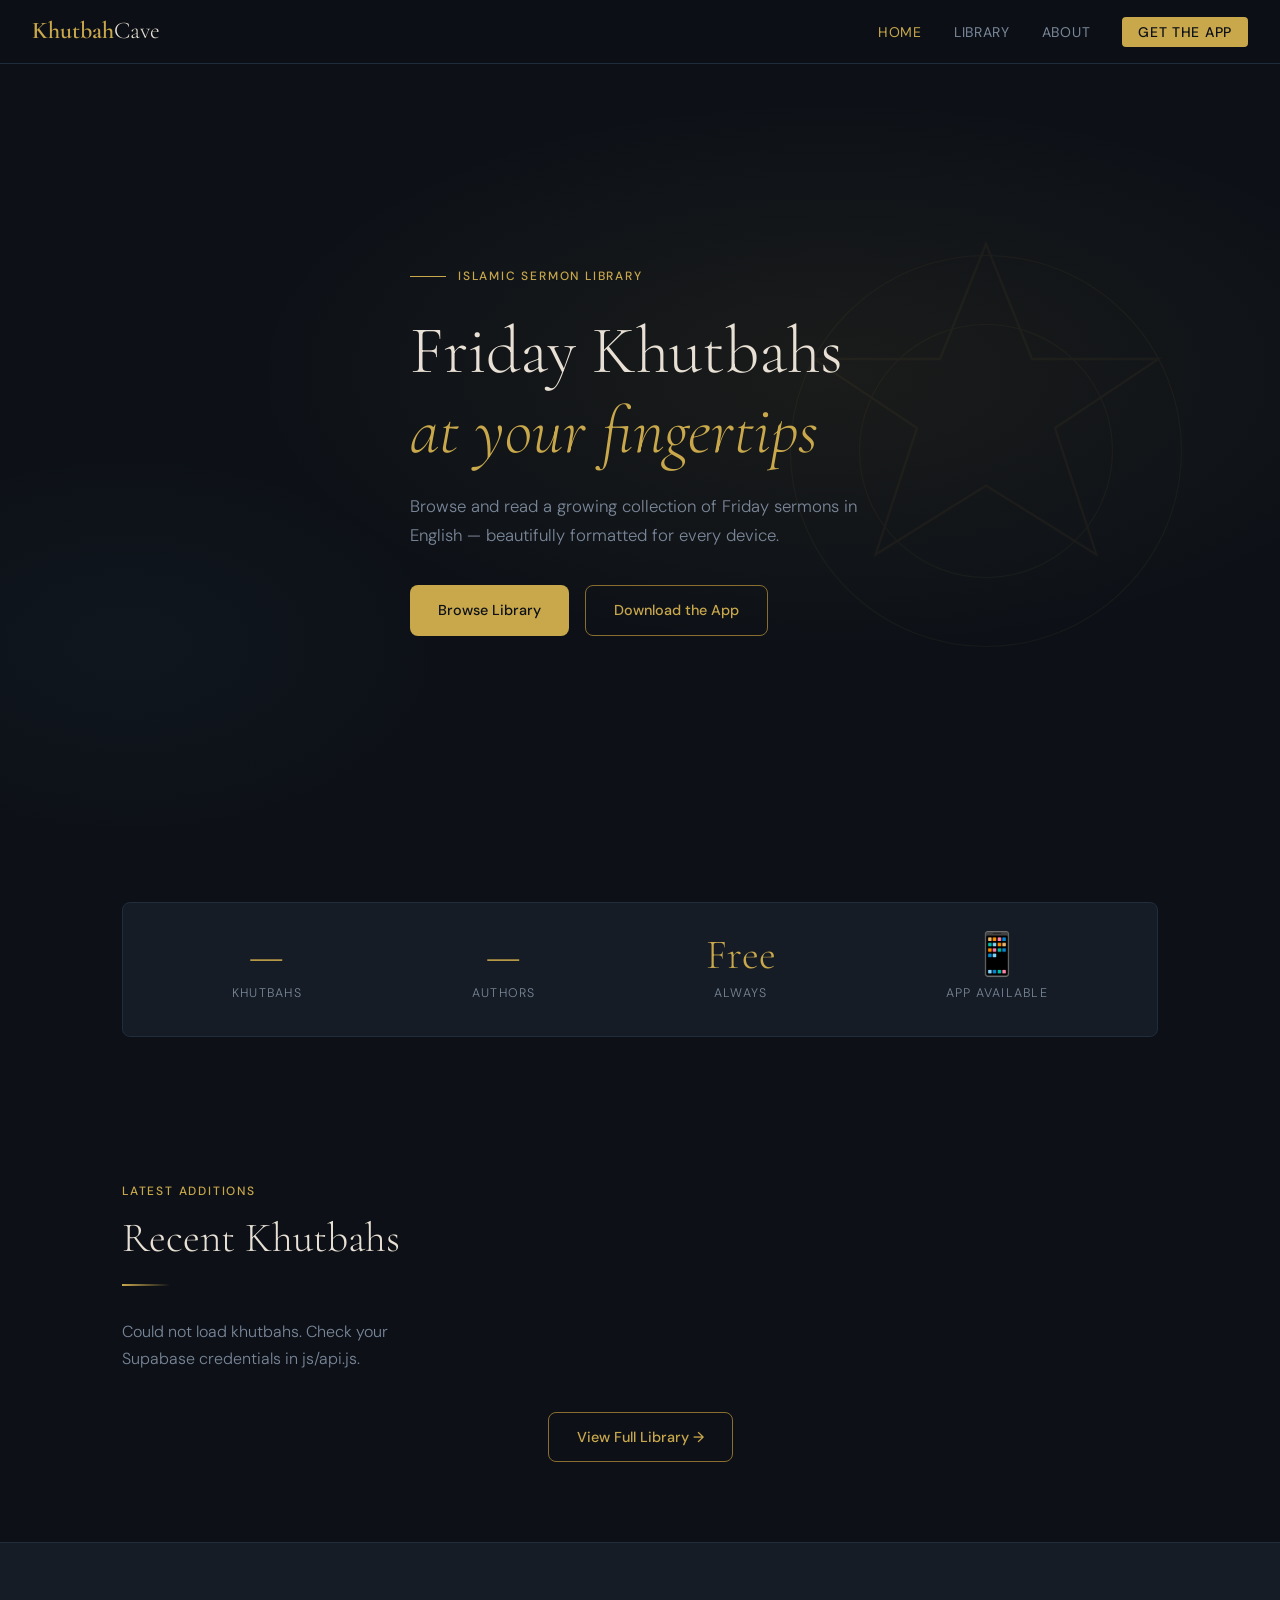
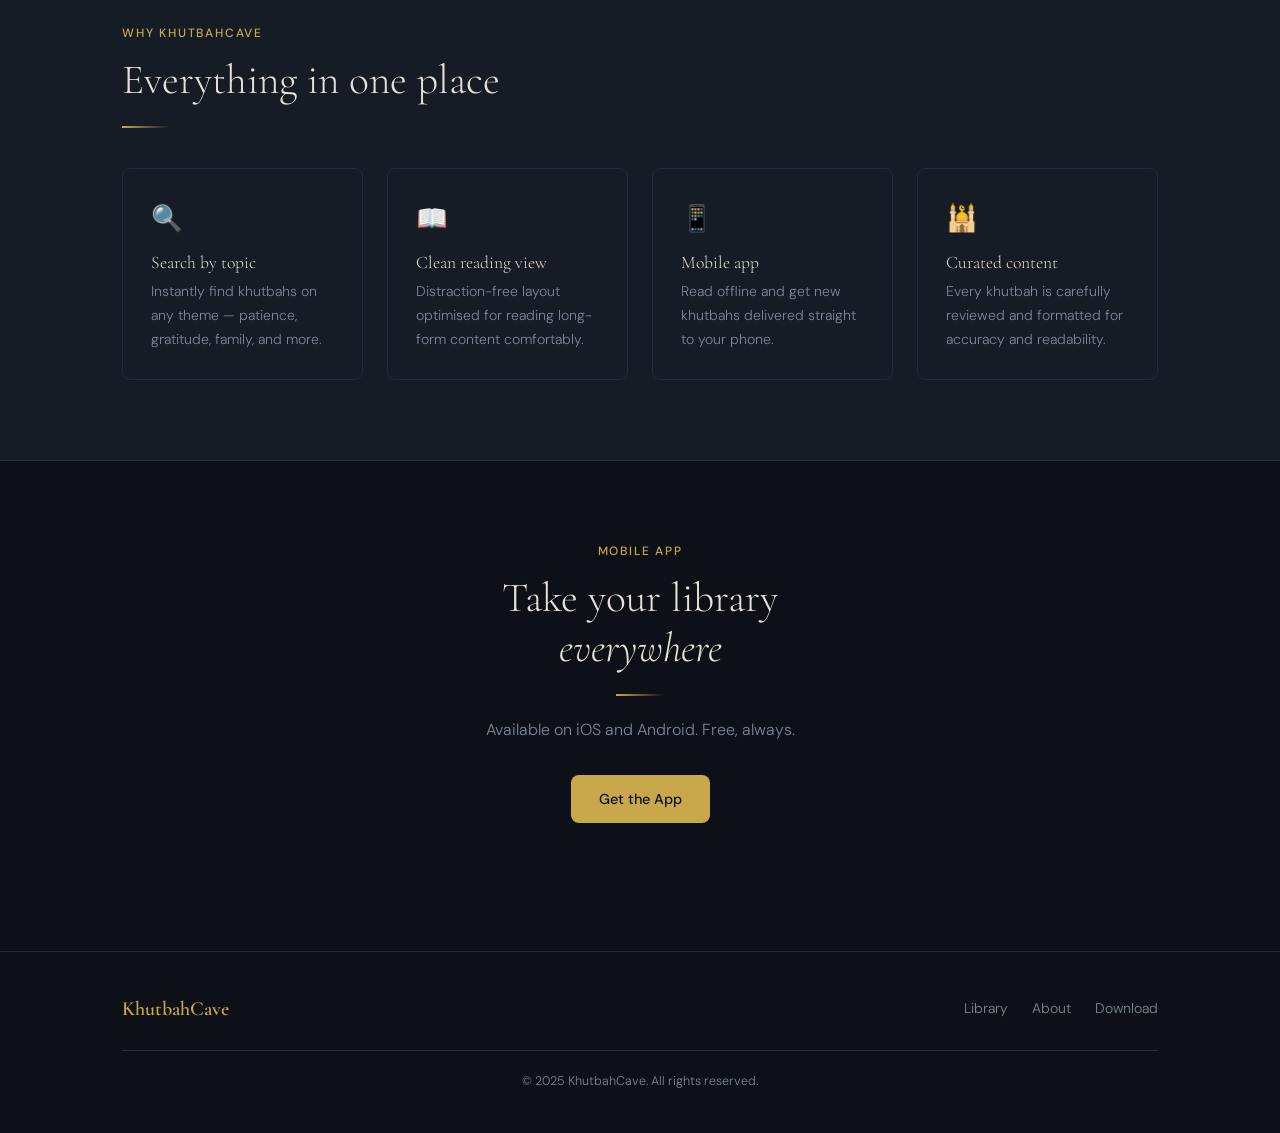
<file: index.html>
<!DOCTYPE html>
<html lang="en">
<head>
  <meta charset="UTF-8"/>
  <meta name="viewport" content="width=device-width, initial-scale=1.0"/>
  <title>KhutbahCave — Friday Sermon Library</title>
  <meta name="description" content="A curated library of Friday khutbahs in English. Search, browse, and read on any device."/>
  <link rel="stylesheet" href="css/style.css"/>
  <style>
    .hero {
      min-height: 86vh; display: flex; align-items: center;
      position: relative; overflow: hidden;
    }
    .hero-bg {
      position: absolute; inset: 0;
      background: radial-gradient(ellipse 70% 55% at 65% 40%, rgba(201,168,76,0.07) 0%, transparent 65%),
                  radial-gradient(ellipse 45% 45% at 10% 75%, rgba(58,124,165,0.05) 0%, transparent 55%);
    }
    /* geometric star pattern */
    .hero-geo {
      position: absolute; right: 5%; top: 50%; transform: translateY(-50%);
      width: 460px; height: 460px; opacity: 0.05; pointer-events: none;
    }
    .hero-content { position: relative; z-index: 2; max-width: 620px; }
    .hero-eyebrow { display: flex; align-items: center; gap: 0.75rem; margin-bottom: 1.5rem; }
    .hero-line    { width: 36px; height: 1px; background: var(--gold); }
    .hero h1      { margin-bottom: 1.25rem; }
    .hero h1 em   { font-style: italic; color: var(--gold); }
    .hero-desc    { font-size: 1.05rem; color: var(--muted); max-width: 460px; margin-bottom: 2.25rem; }
    .hero-actions { display: flex; gap: 1rem; flex-wrap: wrap; }

    .stats-bar {
      background: var(--surface); border: 1px solid var(--border);
      border-radius: var(--radius); padding: 2rem 2.5rem;
      display: flex; justify-content: space-around; flex-wrap: wrap; gap: 2rem;
      margin: 4rem 0;
    }
    .stat { text-align: center; }
    .stat-num {
      font-family: 'Cormorant Garamond', serif;
      font-size: 2.6rem; font-weight: 300; color: var(--gold); line-height: 1;
    }
    .stat-label { font-size: 0.78rem; text-transform: uppercase; letter-spacing: 0.1em; color: var(--muted); margin-top: 0.4rem; }

    .khutbah-card { text-decoration: none; display: block; }
    .khutbah-card h3 { font-family: 'Cormorant Garamond', serif; font-size: 1.2rem; font-weight: 400; margin-bottom: 0.35rem; color: var(--text); transition: color 0.2s; }
    .khutbah-card:hover h3 { color: var(--gold); }
    .khutbah-author { font-size: 0.83rem; color: var(--muted); }
    .khutbah-arrow { margin-top: 0.9rem; font-size: 0.8rem; color: var(--gold); opacity: 0; transition: opacity 0.2s; }
    .khutbah-card:hover .khutbah-arrow { opacity: 1; }

    .features-grid { display: grid; grid-template-columns: repeat(auto-fill, minmax(220px, 1fr)); gap: 1.5rem; margin-top: 2.5rem; }
    .feature-icon { font-size: 1.6rem; margin-bottom: 0.75rem; }
    .feature h3 { font-size: 1.1rem; margin-bottom: 0.4rem; }
    .feature p  { font-size: 0.88rem; color: var(--muted); }
  </style>
</head>
<body>

<nav>
  <a class="nav-logo" href="index.html">Khutbah<span>Cave</span></a>
  <ul class="nav-links">
    <li><a href="index.html" class="active">Home</a></li>
    <li><a href="khutbahs.html">Library</a></li>
    <li><a href="about.html">About</a></li>
    <li><a href="download.html" class="nav-cta">Get the App</a></li>
  </ul>
</nav>

<!-- Hero -->
<section class="hero">
  <div class="hero-bg"></div>
  <svg class="hero-geo" viewBox="0 0 200 200" xmlns="http://www.w3.org/2000/svg">
    <polygon points="100,10 120,60 175,60 130,90 148,145 100,115 52,145 70,90 25,60 80,60" fill="none" stroke="#c9a84c" stroke-width="1"/>
    <circle cx="100" cy="100" r="85" fill="none" stroke="#c9a84c" stroke-width="0.5"/>
    <circle cx="100" cy="100" r="55" fill="none" stroke="#c9a84c" stroke-width="0.5"/>
  </svg>
  <div class="container">
    <div class="hero-content">
      <div class="hero-eyebrow">
        <div class="hero-line"></div>
        <span class="section-label" style="margin:0">Islamic Sermon Library</span>
      </div>
      <h1>Friday Khutbahs<br/><em>at your fingertips</em></h1>
      <p class="hero-desc">Browse and read a growing collection of Friday sermons in English — beautifully formatted for every device.</p>
      <div class="hero-actions">
        <a href="khutbahs.html" class="btn btn-primary">Browse Library</a>
        <a href="download.html" class="btn btn-outline">Download the App</a>
      </div>
    </div>
  </div>
</section>

<!-- Stats -->
<div class="container">
  <div class="stats-bar" id="statsBar">
    <div class="stat"><div class="stat-num" id="statKhutbahs">—</div><div class="stat-label">Khutbahs</div></div>
    <div class="stat"><div class="stat-num" id="statAuthors">—</div><div class="stat-label">Authors</div></div>
    <div class="stat"><div class="stat-num">Free</div><div class="stat-label">Always</div></div>
    <div class="stat"><div class="stat-num">📱</div><div class="stat-label">App Available</div></div>
  </div>
</div>

<!-- Recent Khutbahs -->
<section>
  <div class="container">
    <p class="section-label">Latest Additions</p>
    <h2>Recent Khutbahs</h2>
    <div class="divider"></div>
    <div class="grid-3" id="recentGrid" style="margin-top:2rem">
      <div class="loading"><div class="spinner"></div>Loading…</div>
    </div>
    <div style="text-align:center; margin-top:2.5rem">
      <a href="khutbahs.html" class="btn btn-outline">View Full Library →</a>
    </div>
  </div>
</section>

<!-- Features -->
<section style="background: var(--surface); border-top:1px solid var(--border); border-bottom:1px solid var(--border)">
  <div class="container">
    <p class="section-label">Why KhutbahCave</p>
    <h2>Everything in one place</h2>
    <div class="divider"></div>
    <div class="features-grid">
      <div class="card feature fade-in">
        <div class="feature-icon">🔍</div>
        <h3>Search by topic</h3>
        <p>Instantly find khutbahs on any theme — patience, gratitude, family, and more.</p>
      </div>
      <div class="card feature fade-in">
        <div class="feature-icon">📖</div>
        <h3>Clean reading view</h3>
        <p>Distraction-free layout optimised for reading long-form content comfortably.</p>
      </div>
      <div class="card feature fade-in">
        <div class="feature-icon">📱</div>
        <h3>Mobile app</h3>
        <p>Read offline and get new khutbahs delivered straight to your phone.</p>
      </div>
      <div class="card feature fade-in">
        <div class="feature-icon">🕌</div>
        <h3>Curated content</h3>
        <p>Every khutbah is carefully reviewed and formatted for accuracy and readability.</p>
      </div>
    </div>
  </div>
</section>

<!-- App CTA -->
<section>
  <div class="container-sm" style="text-align:center">
    <p class="section-label">Mobile App</p>
    <h2>Take your library<br/><em>everywhere</em></h2>
    <div class="divider" style="margin:1.25rem auto"></div>
    <p style="color:var(--muted); margin-bottom:2rem">Available on iOS and Android. Free, always.</p>
    <a href="download.html" class="btn btn-primary">Get the App</a>
  </div>
</section>

<footer>
  <div class="footer-inner">
    <div class="footer-logo">KhutbahCave</div>
    <div class="footer-links">
      <a href="khutbahs.html">Library</a>
      <a href="about.html">About</a>
      <a href="download.html">Download</a>
    </div>
    <p class="footer-copy">© 2025 KhutbahCave. All rights reserved.</p>
  </div>
</footer>

<script type="module">
  import { getKhutbahs, getKhutbahCount, getAuthors } from './js/api.js';

  // Stats
  getKhutbahCount().then(n => document.getElementById('statKhutbahs').textContent = n).catch(()=>{});
  getAuthors().then(a => document.getElementById('statAuthors').textContent = a.length).catch(()=>{});

  // Recent khutbahs
  getKhutbahs({ limit: 6 }).then(rows => {
    const grid = document.getElementById('recentGrid');
    if (!rows.length) { grid.innerHTML = '<p style="color:var(--muted)">No khutbahs found.</p>'; return; }
    grid.innerHTML = rows.map(k => `
      <a href="khutbah.html?slug=${encodeURIComponent(k.slug)}" class="card khutbah-card fade-in">
        <h3>${k.title}</h3>
        <p class="khutbah-author">${k.author || 'Unknown'}</p>
        <p class="khutbah-arrow">Read khutbah →</p>
      </a>`).join('');
  }).catch(() => {
    document.getElementById('recentGrid').innerHTML = '<p style="color:var(--muted)">Could not load khutbahs. Check your Supabase credentials in js/api.js.</p>';
  });
</script>
</body>
</html>
</file>
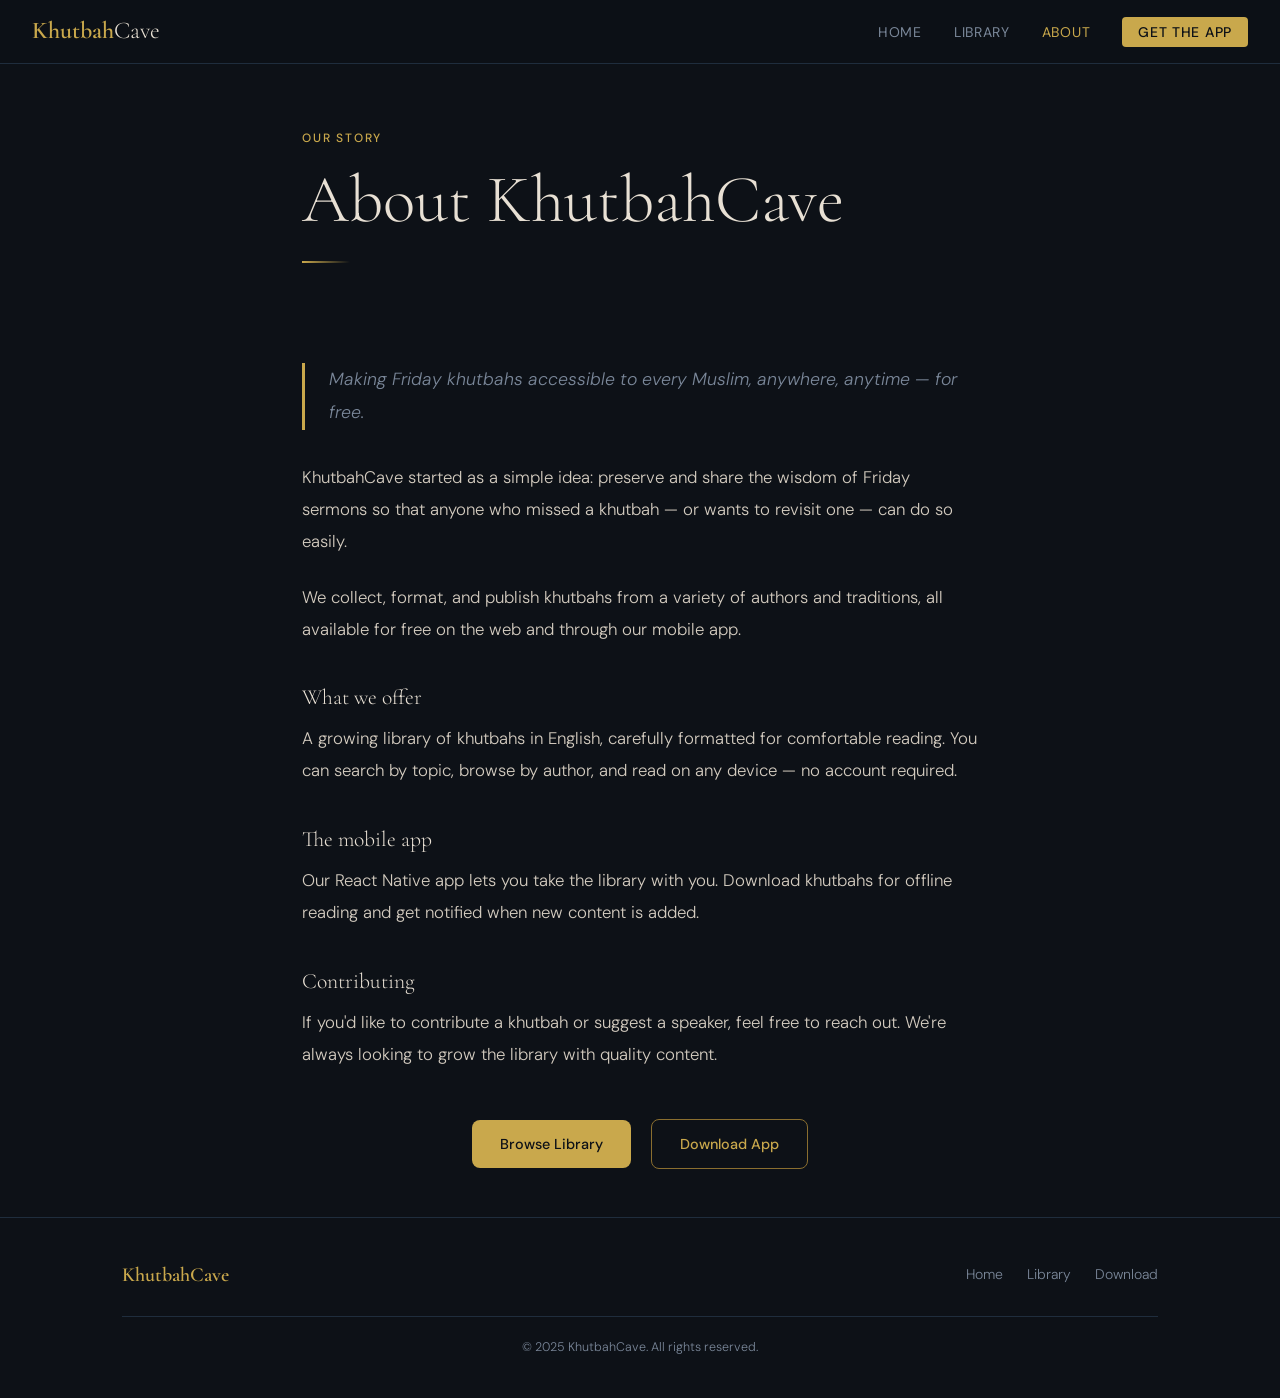
<file: about.html>
<!DOCTYPE html>
<html lang="en">
<head>
  <meta charset="UTF-8"/>
  <meta name="viewport" content="width=device-width, initial-scale=1.0"/>
  <title>About — KhutbahCave</title>
  <link rel="stylesheet" href="css/style.css"/>
  <style>
    .page-header { padding: 4rem 0 3rem; }
    .about-body { font-size: 1.05rem; color: #d4ccc0; line-height: 1.9; }
    .about-body p { margin-bottom: 1.5rem; }
    .about-body h3 { margin: 2.5rem 0 0.75rem; }
    .mission-card { border-left: 3px solid var(--gold); padding-left: 1.5rem; margin: 2rem 0; }
    .mission-card p { color: var(--muted); font-style: italic; font-size: 1.1rem; }
  </style>
</head>
<body>

<nav>
  <a class="nav-logo" href="index.html">Khutbah<span>Cave</span></a>
  <ul class="nav-links">
    <li><a href="index.html">Home</a></li>
    <li><a href="khutbahs.html">Library</a></li>
    <li><a href="about.html" class="active">About</a></li>
    <li><a href="download.html" class="nav-cta">Get the App</a></li>
  </ul>
</nav>

<div class="container-sm">
  <div class="page-header">
    <p class="section-label">Our Story</p>
    <h1>About KhutbahCave</h1>
    <div class="divider"></div>
  </div>

  <div class="about-body">
    <div class="mission-card">
      <p>Making Friday khutbahs accessible to every Muslim, anywhere, anytime — for free.</p>
    </div>

    <p>KhutbahCave started as a simple idea: preserve and share the wisdom of Friday sermons so that anyone who missed a khutbah — or wants to revisit one — can do so easily.</p>

    <p>We collect, format, and publish khutbahs from a variety of authors and traditions, all available for free on the web and through our mobile app.</p>

    <h3>What we offer</h3>
    <p>A growing library of khutbahs in English, carefully formatted for comfortable reading. You can search by topic, browse by author, and read on any device — no account required.</p>

    <h3>The mobile app</h3>
    <p>Our React Native app lets you take the library with you. Download khutbahs for offline reading and get notified when new content is added.</p>

    <h3>Contributing</h3>
    <p>If you'd like to contribute a khutbah or suggest a speaker, feel free to reach out. We're always looking to grow the library with quality content.</p>
  </div>

  <div style="margin:3rem 0; text-align:center">
    <a href="khutbahs.html" class="btn btn-primary" style="margin-right:1rem">Browse Library</a>
    <a href="download.html" class="btn btn-outline">Download App</a>
  </div>
</div>

<footer>
  <div class="footer-inner">
    <div class="footer-logo">KhutbahCave</div>
    <div class="footer-links">
      <a href="index.html">Home</a>
      <a href="khutbahs.html">Library</a>
      <a href="download.html">Download</a>
    </div>
    <p class="footer-copy">© 2025 KhutbahCave. All rights reserved.</p>
  </div>
</footer>

</body>
</html>
</file>
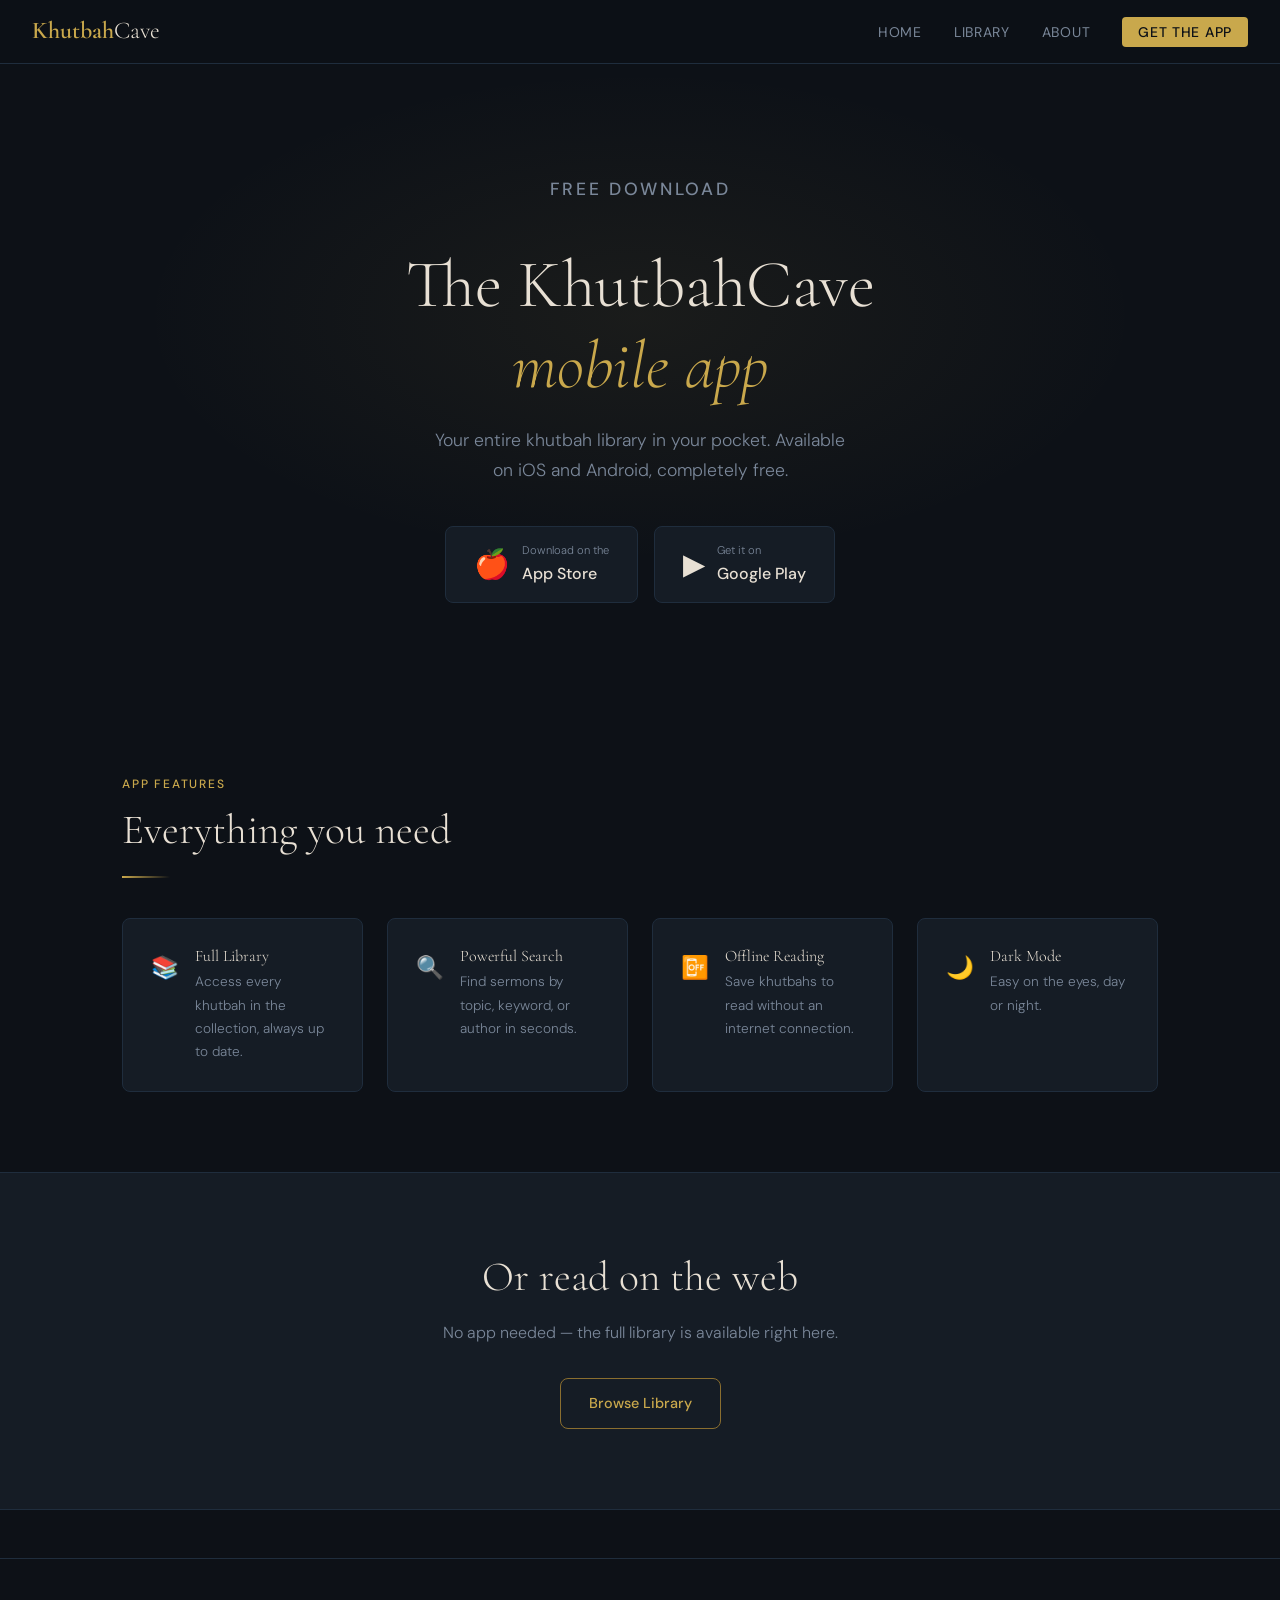
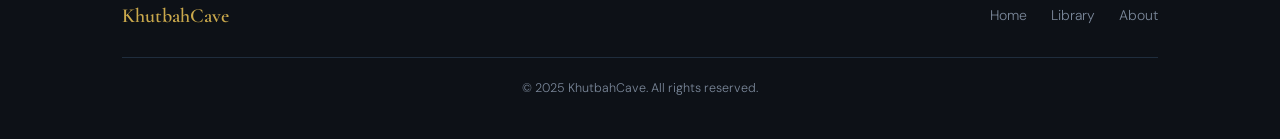
<file: download.html>
<!DOCTYPE html>
<html lang="en">
<head>
  <meta charset="UTF-8"/>
  <meta name="viewport" content="width=device-width, initial-scale=1.0"/>
  <title>Download — KhutbahCave</title>
  <link rel="stylesheet" href="css/style.css"/>
  <style>
    .download-hero {
      min-height: 70vh; display: flex; align-items: center;
      position: relative; overflow: hidden;
      background: radial-gradient(ellipse 60% 60% at 50% 40%, rgba(201,168,76,0.07) 0%, transparent 65%);
    }
    .download-hero .container-sm { text-align: center; }
    .download-hero h1 em { color: var(--gold); font-style: italic; }
    .download-hero p { color: var(--muted); font-size: 1.1rem; max-width: 420px; margin: 1.25rem auto 2.5rem; }

    .store-btns { display: flex; gap: 1rem; justify-content: center; flex-wrap: wrap; }
    .store-btn {
      display: inline-flex; align-items: center; gap: 0.75rem;
      background: var(--surface); border: 1px solid var(--border);
      border-radius: var(--radius); padding: 0.9rem 1.75rem;
      text-decoration: none; color: var(--text);
      transition: border-color 0.2s, transform 0.2s;
    }
    .store-btn:hover { border-color: var(--gold-dim); transform: translateY(-2px); }
    .store-btn-icon { font-size: 1.8rem; line-height: 1; }
    .store-btn-text { text-align: left; }
    .store-btn-sub  { font-size: 0.7rem; color: var(--muted); display: block; }
    .store-btn-name { font-size: 1rem; font-weight: 500; }

    .features { display: grid; grid-template-columns: repeat(auto-fill, minmax(220px, 1fr)); gap: 1.5rem; margin-top: 2.5rem; }
    .feature-item { display: flex; gap: 1rem; align-items: flex-start; }
    .feature-item .icon { font-size: 1.4rem; flex-shrink: 0; margin-top: 0.1rem; }
    .feature-item h4 { font-size: 1rem; margin-bottom: 0.25rem; }
    .feature-item p  { font-size: 0.85rem; color: var(--muted); }
  </style>
</head>
<body>

<nav>
  <a class="nav-logo" href="index.html">Khutbah<span>Cave</span></a>
  <ul class="nav-links">
    <li><a href="index.html">Home</a></li>
    <li><a href="khutbahs.html">Library</a></li>
    <li><a href="about.html">About</a></li>
    <li><a href="download.html" class="nav-cta active">Get the App</a></li>
  </ul>
</nav>

<div class="download-hero">
  <div class="container-sm">
    <p class="section-label">Free Download</p>
    <h1>The KhutbahCave<br/><em>mobile app</em></h1>
    <p>Your entire khutbah library in your pocket. Available on iOS and Android, completely free.</p>
    <div class="store-btns">
      <a href="YOUR_APP_STORE_LINK" class="store-btn">
        <div class="store-btn-icon">🍎</div>
        <div class="store-btn-text">
          <span class="store-btn-sub">Download on the</span>
          <span class="store-btn-name">App Store</span>
        </div>
      </a>
      <a href="YOUR_PLAY_STORE_LINK" class="store-btn">
        <div class="store-btn-icon">▶</div>
        <div class="store-btn-text">
          <span class="store-btn-sub">Get it on</span>
          <span class="store-btn-name">Google Play</span>
        </div>
      </a>
    </div>
  </div>
</div>

<section>
  <div class="container">
    <p class="section-label">App Features</p>
    <h2>Everything you need</h2>
    <div class="divider"></div>
    <div class="features">
      <div class="feature-item card fade-in">
        <div class="icon">📚</div>
        <div>
          <h4>Full Library</h4>
          <p>Access every khutbah in the collection, always up to date.</p>
        </div>
      </div>
      <div class="feature-item card fade-in">
        <div class="icon">🔍</div>
        <div>
          <h4>Powerful Search</h4>
          <p>Find sermons by topic, keyword, or author in seconds.</p>
        </div>
      </div>
      <div class="feature-item card fade-in">
        <div class="icon">📴</div>
        <div>
          <h4>Offline Reading</h4>
          <p>Save khutbahs to read without an internet connection.</p>
        </div>
      </div>
      <div class="feature-item card fade-in">
        <div class="icon">🌙</div>
        <div>
          <h4>Dark Mode</h4>
          <p>Easy on the eyes, day or night.</p>
        </div>
      </div>
    </div>
  </div>
</section>

<section style="text-align:center; background:var(--surface); border-top:1px solid var(--border); border-bottom:1px solid var(--border)">
  <div class="container-sm">
    <h2>Or read on the web</h2>
    <p style="color:var(--muted); margin: 1rem 0 2rem">No app needed — the full library is available right here.</p>
    <a href="khutbahs.html" class="btn btn-outline">Browse Library</a>
  </div>
</section>

<footer>
  <div class="footer-inner">
    <div class="footer-logo">KhutbahCave</div>
    <div class="footer-links">
      <a href="index.html">Home</a>
      <a href="khutbahs.html">Library</a>
      <a href="about.html">About</a>
    </div>
    <p class="footer-copy">© 2025 KhutbahCave. All rights reserved.</p>
  </div>
</footer>

</body>
</html>
</file>
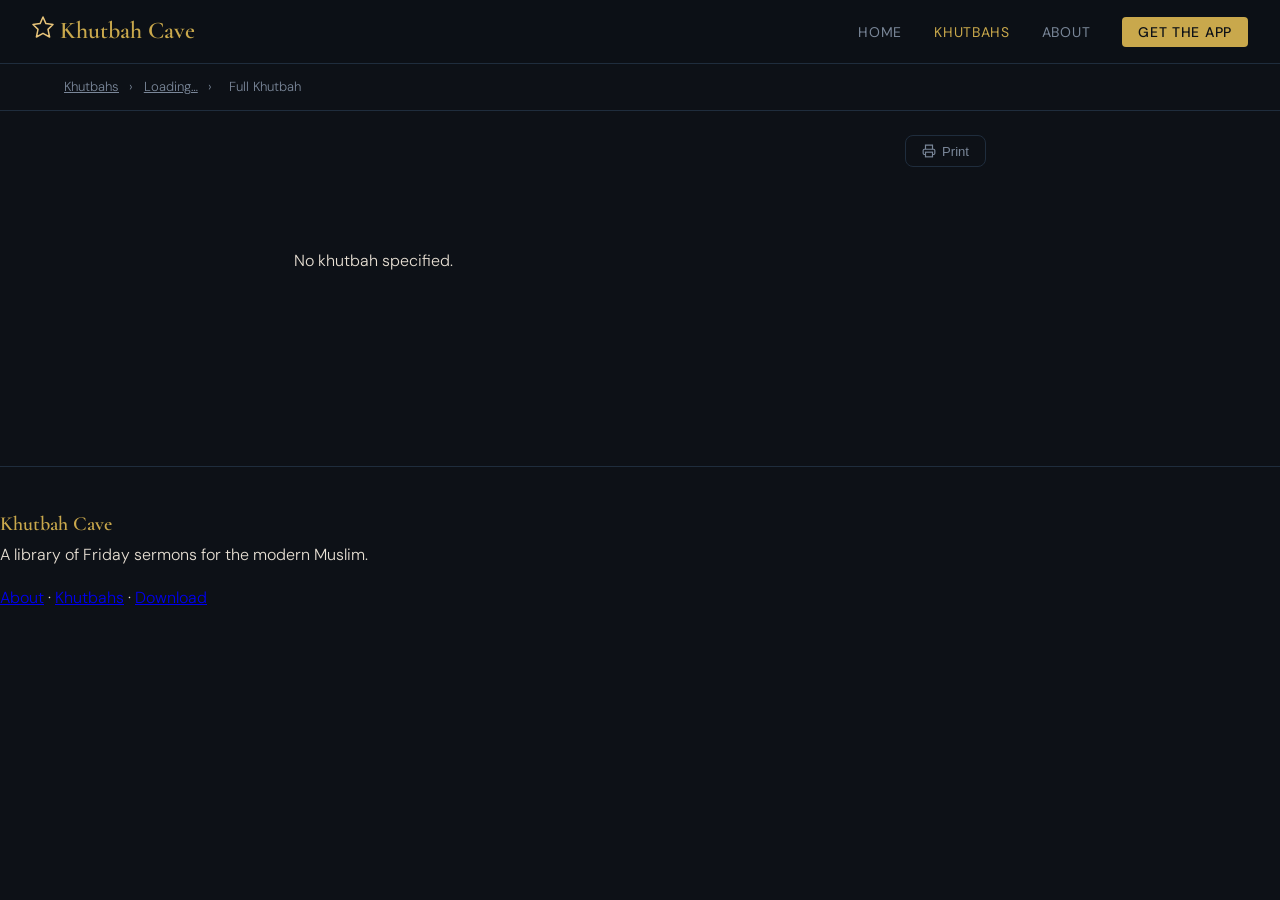
<file: khutbah-full.html>
<!DOCTYPE html>
<html lang="en" dir="ltr">
<head>
  <meta charset="UTF-8" />
  <meta name="viewport" content="width=device-width, initial-scale=1.0" />
  <title>Full Khutbah — Khutbah Cave</title>
  <link rel="stylesheet" href="css/style.css" />
  <style>
    .breadcrumb {
      background: var(--bg-card);
      border-bottom: 1px solid var(--border);
      padding: 0.75rem 5vw;
      font-size: 0.82rem;
      color: var(--muted);
    }
    .breadcrumb a { color: var(--green); }
    .breadcrumb span { margin: 0 0.4rem; }

    .kh-header {
      background: var(--green);
      color: #fff;
      padding: 3.5rem 5vw 3rem;
    }
    .kh-header-inner { max-width: 820px; margin: 0 auto; }
    .kh-eyebrow {
      font-size: 0.72rem;
      letter-spacing: 0.14em;
      text-transform: uppercase;
      color: var(--gold-light);
      margin-bottom: 0.9rem;
    }
    .kh-title {
      font-size: clamp(1.8rem, 4vw, 2.8rem);
      font-weight: 300;
      color: #fff;
      line-height: 1.15;
    }
    .kh-meta {
      display: flex;
      align-items: center;
      gap: 1.5rem;
      margin-top: 1.2rem;
      color: rgba(255,255,255,0.55);
      font-size: 0.85rem;
      flex-wrap: wrap;
    }
    .kh-author { color: var(--gold-light); }

    /* ── MAIN BODY ── */
    .khutbah-full-body {
      max-width: 820px;
      margin: 0 auto;
      padding: 0 5vw 4rem;
    }

    /* ── BLOCK TYPES ── */

    /* Arabic block */
    .arabic-block {
      background: var(--bg-card);
      border: 1px solid var(--border);
      border-right: 4px solid var(--gold);
      border-radius: 8px;
      padding: 2rem 2.25rem;
      margin: 2.5rem 0;
      direction: rtl;
      text-align: right;
    }
    .arabic-block .block-label {
      font-size: 0.7rem;
      letter-spacing: 0.12em;
      text-transform: uppercase;
      color: var(--gold);
      direction: ltr;
      text-align: left;
      margin-bottom: 1rem;
      display: flex;
      align-items: center;
      gap: 0.5rem;
    }
    .arabic-block .block-label::before {
      content: '';
      width: 20px;
      height: 1px;
      background: var(--gold);
    }
    .arabic-block p {
      font-family: 'Amiri', 'Scheherazade New', 'Traditional Arabic', 'Arial Unicode MS', serif;
      font-size: 1.55rem;
      line-height: 2.2;
      color: var(--text);
      margin: 0;
    }

    /* English block */
    .english-block {
      margin: 2.5rem 0;
    }
    .english-block .block-label {
      font-size: 0.7rem;
      letter-spacing: 0.12em;
      text-transform: uppercase;
      color: var(--green);
      margin-bottom: 1rem;
      display: flex;
      align-items: center;
      gap: 0.75rem;
    }
    .english-block .block-label::after {
      content: '';
      flex: 1;
      height: 1px;
      background: var(--border);
    }
    .english-block p {
      font-size: 1.05rem;
      line-height: 1.9;
      color: var(--text);
      white-space: pre-wrap;
      margin: 0;
    }

    /* Sit down break */
    .sit-down-block {
      display: flex;
      align-items: center;
      gap: 1.25rem;
      background: var(--green);
      color: #fff;
      border-radius: 10px;
      padding: 1.5rem 2rem;
      margin: 2.5rem 0;
    }
    .sit-down-icon {
      width: 44px;
      height: 44px;
      background: rgba(255,255,255,0.12);
      border-radius: 8px;
      display: flex;
      align-items: center;
      justify-content: center;
      flex-shrink: 0;
      font-size: 1.3rem;
    }
    .sit-down-block p {
      font-family: 'Cormorant Garamond', serif;
      font-size: 1.3rem;
      font-style: italic;
      color: var(--gold-light);
      margin: 0;
      line-height: 1.4;
    }
    .sit-down-block small {
      display: block;
      color: rgba(255,255,255,0.5);
      font-size: 0.78rem;
      margin-top: 0.2rem;
      font-family: 'DM Sans', sans-serif;
      font-style: normal;
    }

    /* nav */
    .khutbah-nav {
      max-width: 820px;
      margin: 0 auto;
      padding: 2rem 5vw;
      border-top: 1px solid var(--border);
      display: flex;
      justify-content: space-between;
      align-items: center;
      flex-wrap: wrap;
      gap: 1rem;
    }
    .khutbah-nav a {
      color: var(--green);
      font-size: 0.9rem;
      display: flex;
      align-items: center;
      gap: 0.4rem;
    }
    .khutbah-nav a:hover { color: var(--gold); }

    /* print button */
    .top-actions {
      max-width: 820px;
      margin: 1.5rem auto 0;
      padding: 0 5vw;
      display: flex;
      justify-content: flex-end;
      gap: 0.75rem;
    }
    .btn-sm {
      display: inline-flex;
      align-items: center;
      gap: 0.4rem;
      padding: 0.45rem 1rem;
      border-radius: var(--radius);
      font-size: 0.82rem;
      font-weight: 500;
      cursor: pointer;
      border: 1.5px solid var(--border);
      background: var(--white);
      color: var(--muted);
      transition: all 0.2s;
    }
    .btn-sm:hover { border-color: var(--green); color: var(--green); }

    @media print {
      nav, .breadcrumb, .top-actions, .khutbah-nav, footer { display: none; }
      .kh-header { background: #fff; color: #000; padding: 0 0 1rem; }
      .kh-title, .kh-eyebrow, .kh-author, .kh-meta { color: #000 !important; }
      .arabic-block { border: 1px solid #ccc; background: #fafafa; }
      .sit-down-block { background: #eee; }
      .sit-down-block p { color: #333; }
    }
  </style>
  <!-- Arabic web font -->
  <link rel="preconnect" href="https://fonts.googleapis.com">
  <link href="https://fonts.googleapis.com/css2?family=Amiri:ital@0;1&display=swap" rel="stylesheet">
</head>
<body>

<nav>
  <a href="index.html" class="nav-logo">
    <svg width="22" height="22" viewBox="0 0 22 22" fill="none">
      <polygon points="11,1 13.9,7.6 21,8.5 16,13.4 17.6,21 11,17.3 4.4,21 6,13.4 1,8.5 8.1,7.6" fill="none" stroke="#E8C47A" stroke-width="1.5" stroke-linejoin="round"/>
    </svg>
    Khutbah Cave
  </a>
  <ul class="nav-links">
    <li><a href="index.html">Home</a></li>
    <li><a href="khutbahs.html" class="active">Khutbahs</a></li>
    <li><a href="about.html">About</a></li>
    <li><a href="download.html" class="nav-cta">Get the App</a></li>
  </ul>
</nav>

<div class="breadcrumb">
  <a href="khutbahs.html">Khutbahs</a>
  <span>›</span>
  <a id="breadcrumb-khutbah" href="#">Loading…</a>
  <span>›</span>
  <span>Full Khutbah</span>
</div>

<!-- Header filled by JS -->
<div id="kh-header-slot"></div>

<div class="top-actions">
  <button class="btn-sm" onclick="window.print()">
    <svg width="14" height="14" fill="none" viewBox="0 0 24 24" stroke="currentColor" stroke-width="2"><polyline points="6 9 6 2 18 2 18 9"/><path d="M6 18H4a2 2 0 01-2-2v-5a2 2 0 012-2h16a2 2 0 012 2v5a2 2 0 01-2 2h-2"/><rect x="6" y="14" width="12" height="8"/></svg>
    Print
  </button>
</div>

<!-- Full khutbah body, filled by JS -->
<div class="khutbah-full-body" id="khutbah-body">
  <div class="loading" style="padding:5rem 0;">Loading full khutbah…</div>
</div>

<div class="khutbah-nav" id="khutbah-nav" style="display:none">
  <a id="back-link" href="#">← Back to khutbah</a>
  <a href="khutbahs.html">Browse all khutbahs →</a>
</div>

<footer>
  <div class="footer-logo">Khutbah Cave</div>
  <p>A library of Friday sermons for the modern Muslim.</p>
  <p style="margin-top:1rem"><a href="about.html">About</a> · <a href="khutbahs.html">Khutbahs</a> · <a href="download.html">Download</a></p>
</footer>

<script type="module">
  import { getKhutbahBySlug, getArabicKhutbah } from './js/api.js'

  const params = new URLSearchParams(window.location.search)
  const slug   = params.get('slug')

  async function load() {
    if (!slug) { showError('No khutbah specified.'); return }

    try {
      const [khutbah, arabic] = await Promise.all([
        getKhutbahBySlug(slug),
        getArabicKhutbah()
      ])

      if (!khutbah)       { showError('Khutbah not found.'); return }
      if (!arabic?.length){ showError('Arabic content could not be loaded.'); return }

      render(khutbah, arabic)
    } catch (err) {
      showError('Failed to load khutbah. Please try again.')
      console.error(err)
    }
  }

  function arabicAt(arabic, position) {
    return arabic.find(a => a.Position === position)?.['arabic text'] ?? ''
  }

  function render(k, arabic) {
    document.title = `${k.title} — Full Khutbah — Khutbah Cave`

    // breadcrumb + back link
    const backLink = `khutbah.html?slug=${slug}`
    const bc = document.getElementById('breadcrumb-khutbah')
    bc.textContent = k.title
    bc.href = backLink
    document.getElementById('back-link').href = backLink

    const date = k.publish_date
      ? new Date(k.publish_date).toLocaleDateString('en-US', { year:'numeric', month:'long', day:'numeric' })
      : null

    // header
    document.getElementById('kh-header-slot').innerHTML = `
      <div class="kh-header">
        <div class="kh-header-inner">
          <div class="kh-eyebrow">Full Khutbah · Arabic &amp; English</div>
          <h1 class="kh-title">${escHtml(k.title)}</h1>
          <div class="kh-meta">
            <span class="kh-author">${escHtml(k.author || 'Unknown')}</span>
            ${date ? `<span>${date}</span>` : ''}
          </div>
        </div>
      </div>
    `

    // build the interleaved content
    const sections = [
      arabicSection(1, arabicAt(arabic, 1)),
      englishSection('Part one',   k.english_part1),
      arabicSection(2, arabicAt(arabic, 2)),
      sitDownBlock(),
      arabicSection(3, arabicAt(arabic, 3)),
      englishSection('Part two',   k.english_part2),
      arabicSection(4, arabicAt(arabic, 4)),
    ]

    document.getElementById('khutbah-body').innerHTML = sections.filter(Boolean).join('')
    document.getElementById('khutbah-nav').style.display = 'flex'
  }

  function arabicSection(pos, text) {
    if (!text) return ''
    return `
      <div class="arabic-block">
        <div class="block-label">Arabic · Position ${pos}</div>
        <p>${escHtml(text)}</p>
      </div>
    `
  }

  function englishSection(label, text) {
    if (!text) return ''
    return `
      <div class="english-block">
        <div class="block-label">${label}</div>
        <p>${escHtml(text)}</p>
      </div>
    `
  }

  function sitDownBlock() {
    return `
      <div class="sit-down-block">
        <div class="sit-down-icon">🤲</div>
        <div>
          <p>Please sit down for a few seconds</p>
          <small>A brief pause before the second part of the khutbah</small>
        </div>
      </div>
    `
  }

  function showError(msg) {
    document.getElementById('khutbah-body').innerHTML = `<div class="empty" style="padding:5rem 0;">${msg}</div>`
  }

  function escHtml(str) {
    return String(str ?? '')
      .replace(/&/g,'&amp;')
      .replace(/</g,'&lt;')
      .replace(/>/g,'&gt;')
  }

  load()
</script>
</body>
</html>
</file>
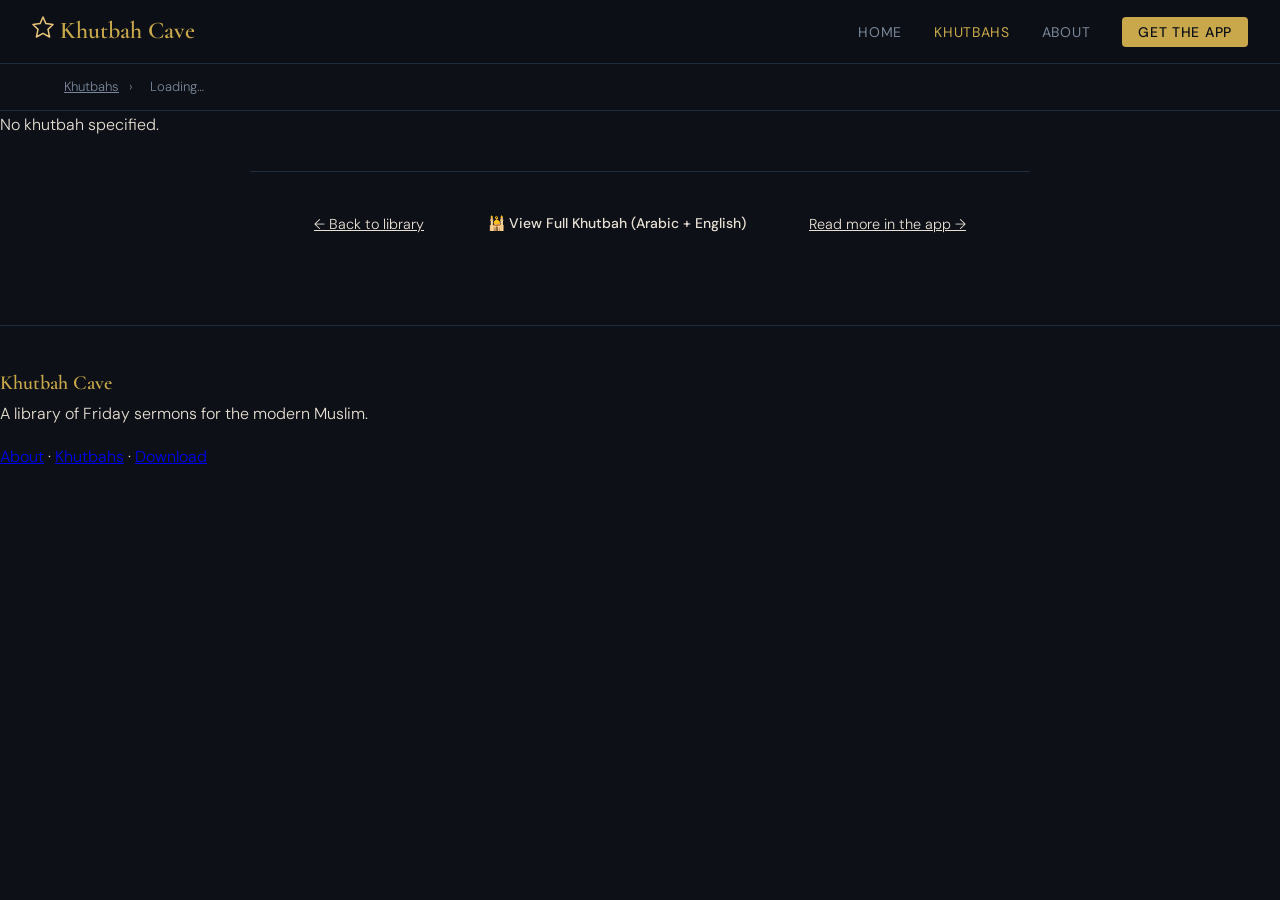
<file: khutbah.html>
<!DOCTYPE html>
<html lang="en">
<head>
  <meta charset="UTF-8" />
  <meta name="viewport" content="width=device-width, initial-scale=1.0" />
  <title>Khutbah — Khutbah Cave</title>
  <link rel="stylesheet" href="css/style.css" />
  <style>
    .breadcrumb {
      background: var(--bg-card);
      border-bottom: 1px solid var(--border);
      padding: 0.75rem 5vw;
      font-size: 0.82rem;
      color: var(--muted);
    }
    .breadcrumb a { color: var(--green); }
    .breadcrumb span { margin: 0 0.4rem; }

    .khutbah-header {
      background: var(--green);
      color: #fff;
      padding: 4rem 5vw 3.5rem;
    }
    .kh-inner { max-width: 780px; margin: 0 auto; }
    .kh-tag {
      font-size: 0.75rem;
      letter-spacing: 0.12em;
      text-transform: uppercase;
      color: var(--gold-light);
      margin-bottom: 1rem;
    }
    .kh-title {
      font-size: clamp(2rem, 5vw, 3.2rem);
      font-weight: 300;
      color: #fff;
      line-height: 1.15;
    }
    .kh-meta {
      display: flex;
      align-items: center;
      gap: 1.5rem;
      margin-top: 1.5rem;
      color: rgba(255,255,255,0.6);
      font-size: 0.875rem;
      flex-wrap: wrap;
    }
    .kh-author {
      display: flex;
      align-items: center;
      gap: 0.5rem;
      color: var(--gold-light);
    }
    .kh-author::before {
      content: '';
      width: 20px; height: 1px;
      background: var(--gold);
      display: inline-block;
    }

    .khutbah-body {
      max-width: 780px;
      margin: 3.5rem auto;
      padding: 0 5vw;
    }
    .khutbah-body .part-label {
      font-size: 0.75rem;
      letter-spacing: 0.12em;
      text-transform: uppercase;
      color: var(--gold);
      margin-bottom: 1rem;
      display: flex;
      align-items: center;
      gap: 0.75rem;
    }
    .khutbah-body .part-label::after {
      content: '';
      flex: 1;
      height: 1px;
      background: var(--border);
    }
    .khutbah-body p {
      color: var(--text);
      font-size: 1.05rem;
      line-height: 1.85;
      margin-bottom: 1.4rem;
      white-space: pre-wrap;
    }
    .part-divider {
      border: none;
      border-top: 1px solid var(--border);
      margin: 3rem 0;
    }

    .khutbah-nav {
      max-width: 780px;
      margin: 2rem auto 0;
      padding: 2rem 5vw;
      border-top: 1px solid var(--border);
      display: flex;
      justify-content: space-between;
      align-items: center;
      gap: 1rem;
      flex-wrap: wrap;
    }
    .khutbah-nav a {
      color: var(--green);
      font-size: 0.9rem;
      display: flex;
      align-items: center;
      gap: 0.4rem;
    }
    .khutbah-nav a:hover { color: var(--gold); }
  </style>
</head>
<body>

<nav>
  <a href="index.html" class="nav-logo">
    <svg width="22" height="22" viewBox="0 0 22 22" fill="none">
      <polygon points="11,1 13.9,7.6 21,8.5 16,13.4 17.6,21 11,17.3 4.4,21 6,13.4 1,8.5 8.1,7.6" fill="none" stroke="#E8C47A" stroke-width="1.5" stroke-linejoin="round"/>
    </svg>
    Khutbah Cave
  </a>
  <ul class="nav-links">
    <li><a href="index.html">Home</a></li>
    <li><a href="khutbahs.html" class="active">Khutbahs</a></li>
    <li><a href="about.html">About</a></li>
    <li><a href="download.html" class="nav-cta">Get the App</a></li>
  </ul>
</nav>

<div class="breadcrumb">
  <a href="khutbahs.html">Khutbahs</a>
  <span>›</span>
  <span id="breadcrumb-title">Loading…</span>
</div>

<div id="page-content">
  <div class="loading" style="padding: 6rem 0;">Loading khutbah…</div>
</div>

<div class="khutbah-nav">
  <a href="khutbahs.html">← Back to library</a>
  <a id="full-khutbah-btn" href="#" class="btn btn-gold" style="font-size:0.875rem; padding:0.55rem 1.25rem;">
    🕌 View Full Khutbah (Arabic + English)
  </a>
  <a href="download.html">Read more in the app →</a>
</div>

<footer>
  <div class="footer-logo">Khutbah Cave</div>
  <p>A library of Friday sermons for the modern Muslim.</p>
  <p style="margin-top:1rem"><a href="about.html">About</a> · <a href="khutbahs.html">Khutbahs</a> · <a href="download.html">Download</a></p>
</footer>

<script type="module">
  import { getKhutbahBySlug } from './js/api.js'

  const params = new URLSearchParams(window.location.search)
  const slug   = params.get('slug')

  async function load() {
    if (!slug) { showError('No khutbah specified.'); return }
    try {
      const khutbah = await getKhutbahBySlug(slug)
      if (!khutbah) { showError('Khutbah not found.'); return }
      render(khutbah)
    } catch (err) {
      showError('Failed to load khutbah. Please try again.')
      console.error(err)
    }
  }

  function render(k) {
    document.title = `${k.title} — Khutbah Cave`
    document.getElementById('breadcrumb-title').textContent = k.title
    document.getElementById('full-khutbah-btn').href = `khutbah-full.html?slug=${k.slug}`

    const date = k.publish_date
      ? new Date(k.publish_date).toLocaleDateString('en-US', { year:'numeric', month:'long', day:'numeric' })
      : null

    document.getElementById('page-content').innerHTML = `
      <div class="khutbah-header">
        <div class="kh-inner">
          <div class="kh-tag">Friday Khutbah</div>
          <h1 class="kh-title">${k.title}</h1>
          <div class="kh-meta">
            <span class="kh-author">${k.author || 'Unknown'}</span>
            ${date ? `<span>${date}</span>` : ''}
          </div>
        </div>
      </div>
      <div class="khutbah-body">
        ${k.english_part1 ? `
          <div class="part-label">Part one</div>
          <p>${escHtml(k.english_part1)}</p>
        ` : ''}
        ${k.english_part1 && k.english_part2 ? '<hr class="part-divider" />' : ''}
        ${k.english_part2 ? `
          <div class="part-label">Part two</div>
          <p>${escHtml(k.english_part2)}</p>
        ` : ''}
      </div>
    `
  }

  function showError(msg) {
    document.getElementById('page-content').innerHTML = `<div class="empty">${msg}</div>`
  }

  function escHtml(str) {
    return String(str ?? '')
      .replace(/&/g,'&amp;')
      .replace(/</g,'&lt;')
      .replace(/>/g,'&gt;')
  }

  load()
</script>
</body>
</html>
</file>
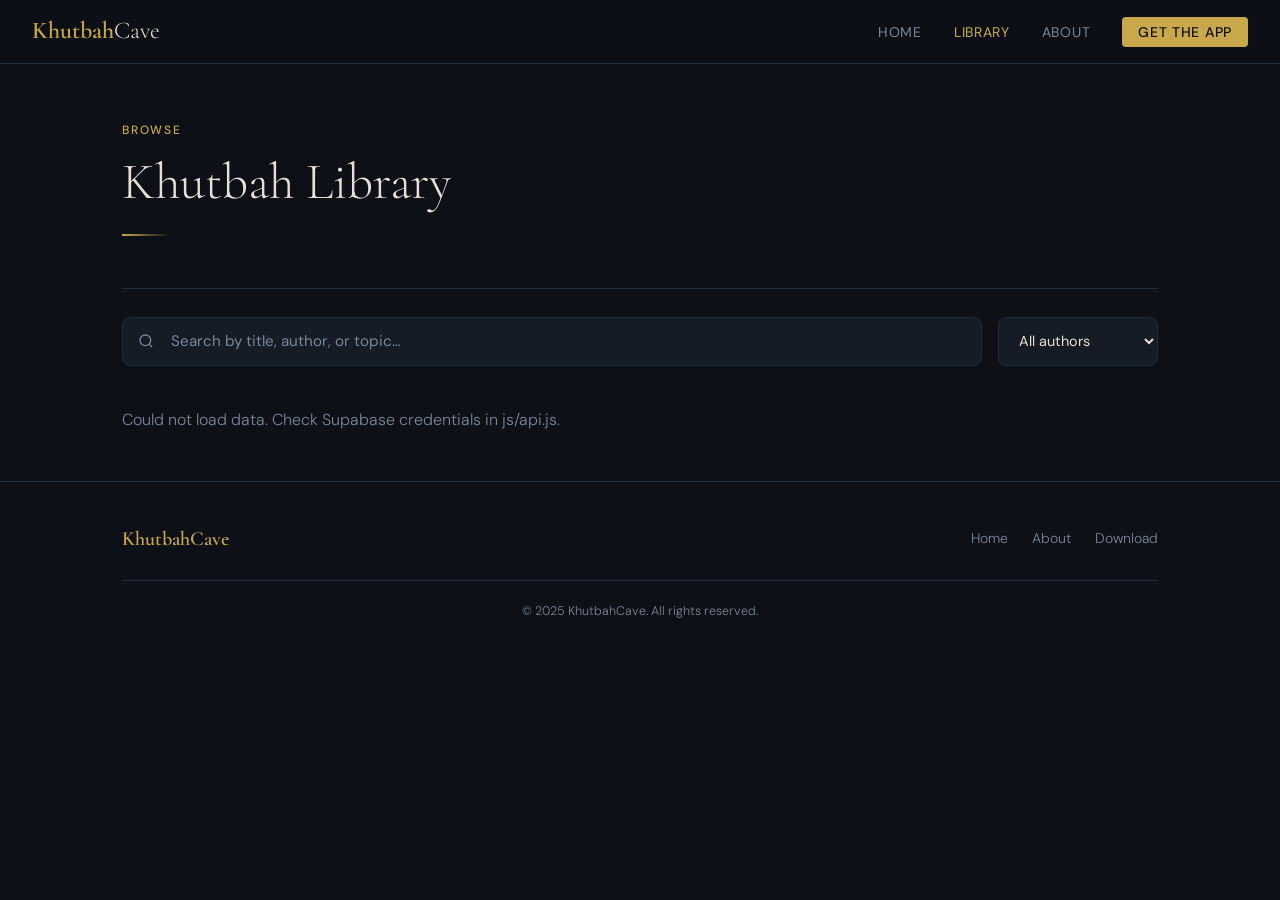
<file: khutbahs.html>
<!DOCTYPE html>
<html lang="en">
<head>
  <meta charset="UTF-8"/>
  <meta name="viewport" content="width=device-width, initial-scale=1.0"/>
  <title>Library — KhutbahCave</title>
  <link rel="stylesheet" href="css/style.css"/>
  <style>
    .page-header { padding: 3.5rem 0 2rem; border-bottom: 1px solid var(--border); }
    .page-header h1 { font-size: clamp(2rem, 5vw, 3.2rem); }

    .toolbar {
      display: flex; gap: 1rem; align-items: center;
      padding: 1.75rem 0; flex-wrap: wrap;
    }
    .toolbar .search-wrap { flex: 1; min-width: 200px; }
    .toolbar select {
      background: var(--surface); border: 1px solid var(--border);
      border-radius: var(--radius); padding: 0.85rem 1rem;
      color: var(--text); font-family: 'DM Sans', sans-serif;
      font-size: 0.9rem; outline: none; cursor: pointer;
      transition: border-color 0.2s; min-width: 160px;
    }
    .toolbar select:focus { border-color: var(--gold-dim); }

    #resultCount { color: var(--muted); font-size: 0.85rem; padding-bottom: 0.75rem; }

    .khutbah-list-card {
      text-decoration: none; display: flex;
      align-items: center; justify-content: space-between;
      gap: 1rem; padding: 1.25rem 1.5rem;
    }
    .khutbah-list-card h3 { font-family: 'Cormorant Garamond', serif; font-size: 1.2rem; font-weight: 400; margin-bottom: 0.2rem; color: var(--text); transition: color 0.2s; }
    .khutbah-list-card:hover h3 { color: var(--gold); }
    .khutbah-list-card .meta { font-size: 0.82rem; color: var(--muted); }
    .khutbah-list-card .arrow { color: var(--gold); opacity: 0; transition: opacity 0.2s; flex-shrink: 0; }
    .khutbah-list-card:hover .arrow { opacity: 1; }

    #grid { display: flex; flex-direction: column; gap: 0.75rem; }

    .load-more-wrap { text-align: center; margin-top: 2.5rem; }
  </style>
</head>
<body>

<nav>
  <a class="nav-logo" href="index.html">Khutbah<span>Cave</span></a>
  <ul class="nav-links">
    <li><a href="index.html">Home</a></li>
    <li><a href="khutbahs.html" class="active">Library</a></li>
    <li><a href="about.html">About</a></li>
    <li><a href="download.html" class="nav-cta">Get the App</a></li>
  </ul>
</nav>

<div class="container">
  <div class="page-header">
    <p class="section-label">Browse</p>
    <h1>Khutbah Library</h1>
    <div class="divider"></div>
  </div>

  <div class="toolbar">
    <div class="search-wrap">
      <svg class="search-icon" width="16" height="16" viewBox="0 0 24 24" fill="none" stroke="currentColor" stroke-width="2"><circle cx="11" cy="11" r="8"/><line x1="21" y1="21" x2="16.65" y2="16.65"/></svg>
      <input type="text" id="searchInput" placeholder="Search by title, author, or topic…"/>
    </div>
    <select id="authorFilter"><option value="">All authors</option></select>
  </div>

  <p id="resultCount"></p>
  <div id="grid"><div class="loading"><div class="spinner"></div>Loading library…</div></div>
  <div class="load-more-wrap"><button class="btn btn-outline" id="loadMoreBtn" style="display:none">Load more</button></div>
</div>

<footer>
  <div class="footer-inner">
    <div class="footer-logo">KhutbahCave</div>
    <div class="footer-links">
      <a href="index.html">Home</a>
      <a href="about.html">About</a>
      <a href="download.html">Download</a>
    </div>
    <p class="footer-copy">© 2025 KhutbahCave. All rights reserved.</p>
  </div>
</footer>

<script type="module">
  import { getAllKhutbahs, searchKhutbahs, getAuthors } from './js/api.js';

  let allKhutbahs = [];
  let filtered    = [];
  let page        = 0;
  const PAGE_SIZE = 20;

  const grid        = document.getElementById('grid');
  const countEl     = document.getElementById('resultCount');
  const searchInput = document.getElementById('searchInput');
  const authorSel   = document.getElementById('authorFilter');
  const loadMoreBtn = document.getElementById('loadMoreBtn');

  function renderCard(k) {
    return `<a href="khutbah.html?slug=${encodeURIComponent(k.slug)}" class="card khutbah-list-card">
      <div>
        <h3>${k.title}</h3>
        <p class="meta">${k.author || 'Unknown author'}</p>
      </div>
      <span class="arrow">→</span>
    </a>`;
  }

  function renderPage() {
    const slice = filtered.slice(0, (page + 1) * PAGE_SIZE);
    grid.innerHTML = slice.length
      ? slice.map(renderCard).join('')
      : '<p style="color:var(--muted);padding:2rem 0">No khutbahs found.</p>';
    countEl.textContent = `${filtered.length} khutbah${filtered.length !== 1 ? 's' : ''}`;
    loadMoreBtn.style.display = filtered.length > slice.length ? 'inline-flex' : 'none';
  }

  function applyFilters() {
    const term   = searchInput.value.trim().toLowerCase();
    const author = authorSel.value;
    filtered = allKhutbahs.filter(k => {
      const matchSearch = !term || k.title?.toLowerCase().includes(term) || k.author?.toLowerCase().includes(term);
      const matchAuthor = !author || k.author === author;
      return matchSearch && matchAuthor;
    });
    page = 0;
    renderPage();
  }

  // Load data
  getAllKhutbahs().then(rows => {
    allKhutbahs = rows;
    filtered    = rows;
    renderPage();
  }).catch(() => {
    grid.innerHTML = '<p style="color:var(--muted)">Could not load data. Check Supabase credentials in js/api.js.</p>';
  });

  getAuthors().then(authors => {
    authorSel.innerHTML = '<option value="">All authors</option>' +
      authors.map(a => `<option value="${a}">${a}</option>`).join('');
  });

  let debounce;
  searchInput.addEventListener('input', () => { clearTimeout(debounce); debounce = setTimeout(applyFilters, 280); });
  authorSel.addEventListener('change', applyFilters);
  loadMoreBtn.addEventListener('click', () => { page++; renderPage(); });
</script>
</body>
</html>
</file>
<file: css/style.css>
@import url('https://fonts.googleapis.com/css2?family=Cormorant+Garamond:ital,wght@0,300;0,400;0,600;1,300;1,400&family=DM+Sans:wght@300;400;500&display=swap');

:root {
  --bg:       #0d1117;
  --surface:  #151c25;
  --border:   #1f2d3d;
  --gold:     #c9a84c;
  --gold-dim: #8a6e2f;
  --text:     #e8e0d4;
  --muted:    #7a8799;
  --radius:   8px;
}

*, *::before, *::after { box-sizing: border-box; margin: 0; padding: 0; }
html { scroll-behavior: smooth; }

body {
  background: var(--bg);
  color: var(--text);
  font-family: 'DM Sans', sans-serif;
  font-weight: 300;
  line-height: 1.7;
  min-height: 100vh;
}

/* Nav */
nav {
  position: sticky; top: 0; z-index: 100;
  background: rgba(13,17,23,0.9);
  backdrop-filter: blur(12px);
  border-bottom: 1px solid var(--border);
  padding: 0 2rem; height: 64px;
  display: flex; align-items: center; justify-content: space-between;
}
.nav-logo {
  font-family: 'Cormorant Garamond', serif;
  font-size: 1.5rem; font-weight: 600;
  color: var(--gold); text-decoration: none;
}
.nav-logo span { color: var(--text); font-weight: 300; }
.nav-links { display: flex; gap: 2rem; list-style: none; }
.nav-links a {
  color: var(--muted); text-decoration: none;
  font-size: 0.875rem; font-weight: 400;
  letter-spacing: 0.05em; text-transform: uppercase;
  transition: color 0.2s;
}
.nav-links a:hover, .nav-links a.active { color: var(--gold); }
.nav-cta {
  background: var(--gold) !important;
  color: var(--bg) !important;
  padding: 0.35rem 1rem;
  border-radius: 4px;
  font-weight: 500 !important;
}

/* Layout */
.container    { max-width: 1100px; margin: 0 auto; padding: 0 2rem; }
.container-sm { max-width: 740px;  margin: 0 auto; padding: 0 2rem; }
section { padding: 5rem 0; }

/* Typography */
h1,h2,h3,h4 {
  font-family: 'Cormorant Garamond', serif;
  font-weight: 300; line-height: 1.2; color: var(--text);
}
h1 { font-size: clamp(2.4rem, 6vw, 4.2rem); }
h2 { font-size: clamp(1.8rem, 4vw, 2.6rem); }
h3 { font-size: 1.35rem; }

.section-label {
  font-size: 0.75rem; font-weight: 500;
  letter-spacing: 0.15em; text-transform: uppercase;
  color: var(--gold); margin-bottom: 0.75rem;
}
.divider { width: 48px; height: 2px; background: linear-gradient(90deg, var(--gold), transparent); margin: 1.25rem 0; }

/* Buttons */
.btn {
  display: inline-flex; align-items: center; gap: 0.5rem;
  padding: 0.75rem 1.75rem; border-radius: var(--radius);
  font-family: 'DM Sans', sans-serif; font-size: 0.9rem; font-weight: 500;
  cursor: pointer; text-decoration: none; transition: all 0.2s; border: none;
}
.btn-primary { background: var(--gold); color: var(--bg); }
.btn-primary:hover { background: #dbb95e; transform: translateY(-1px); }
.btn-outline { background: transparent; color: var(--gold); border: 1px solid var(--gold-dim); }
.btn-outline:hover { border-color: var(--gold); background: rgba(201,168,76,0.08); }

/* Cards */
.card {
  background: var(--surface); border: 1px solid var(--border);
  border-radius: var(--radius); padding: 1.75rem;
  transition: border-color 0.2s, transform 0.2s;
}
.card:hover { border-color: var(--gold-dim); transform: translateY(-2px); }

/* Badge */
.badge {
  display: inline-block; padding: 0.2rem 0.7rem;
  border-radius: 99px; font-size: 0.75rem; font-weight: 500;
  background: rgba(201,168,76,0.12); color: var(--gold);
  border: 1px solid rgba(201,168,76,0.25); letter-spacing: 0.03em;
}

/* Search */
.search-wrap { position: relative; }
.search-wrap input {
  width: 100%; background: var(--surface); border: 1px solid var(--border);
  border-radius: var(--radius); padding: 0.85rem 1rem 0.85rem 3rem;
  color: var(--text); font-family: 'DM Sans', sans-serif; font-size: 0.95rem;
  outline: none; transition: border-color 0.2s;
}
.search-wrap input:focus { border-color: var(--gold-dim); }
.search-wrap input::placeholder { color: var(--muted); }
.search-icon { position: absolute; left: 1rem; top: 50%; transform: translateY(-50%); color: var(--muted); pointer-events: none; }

/* Loading */
.loading { text-align: center; padding: 4rem; color: var(--muted); }
.spinner { width: 30px; height: 30px; border: 2px solid var(--border); border-top-color: var(--gold); border-radius: 50%; animation: spin 0.8s linear infinite; margin: 0 auto 1rem; }
@keyframes spin { to { transform: rotate(360deg); } }

/* Grids */
.grid-3 { display: grid; grid-template-columns: repeat(auto-fill, minmax(280px, 1fr)); gap: 1.5rem; }
.grid-2 { display: grid; grid-template-columns: repeat(auto-fill, minmax(340px, 1fr)); gap: 1.5rem; }

/* Fade in */
.fade-in { opacity: 0; transform: translateY(16px); animation: fadeUp 0.55s ease forwards; }
.fade-in:nth-child(1){animation-delay:.05s} .fade-in:nth-child(2){animation-delay:.12s}
.fade-in:nth-child(3){animation-delay:.19s} .fade-in:nth-child(4){animation-delay:.26s}
.fade-in:nth-child(5){animation-delay:.33s} .fade-in:nth-child(6){animation-delay:.40s}
@keyframes fadeUp { to { opacity:1; transform:none; } }

/* Footer */
footer { border-top: 1px solid var(--border); padding: 2.5rem 0; margin-top: 3rem; }
.footer-inner { max-width: 1100px; margin: 0 auto; padding: 0 2rem; display: flex; align-items: center; justify-content: space-between; flex-wrap: wrap; gap: 1rem; }
.footer-logo { font-family: 'Cormorant Garamond', serif; font-size: 1.25rem; color: var(--gold); font-weight: 600; }
.footer-links { display: flex; gap: 1.5rem; }
.footer-links a { color: var(--muted); text-decoration: none; font-size: 0.875rem; transition: color 0.2s; }
.footer-links a:hover { color: var(--text); }
.footer-copy { color: var(--muted); font-size: 0.78rem; width: 100%; text-align: center; padding-top: 1.25rem; border-top: 1px solid var(--border); margin-top: 0.5rem; }

@media (max-width: 640px) {
  nav { padding: 0 1rem; }
  .nav-links { display: none; }
  .container, .container-sm { padding: 0 1.25rem; }
  section { padding: 3rem 0; }
  .footer-inner { flex-direction: column; text-align: center; }
  .footer-links { flex-wrap: wrap; justify-content: center; }
}
</file>
